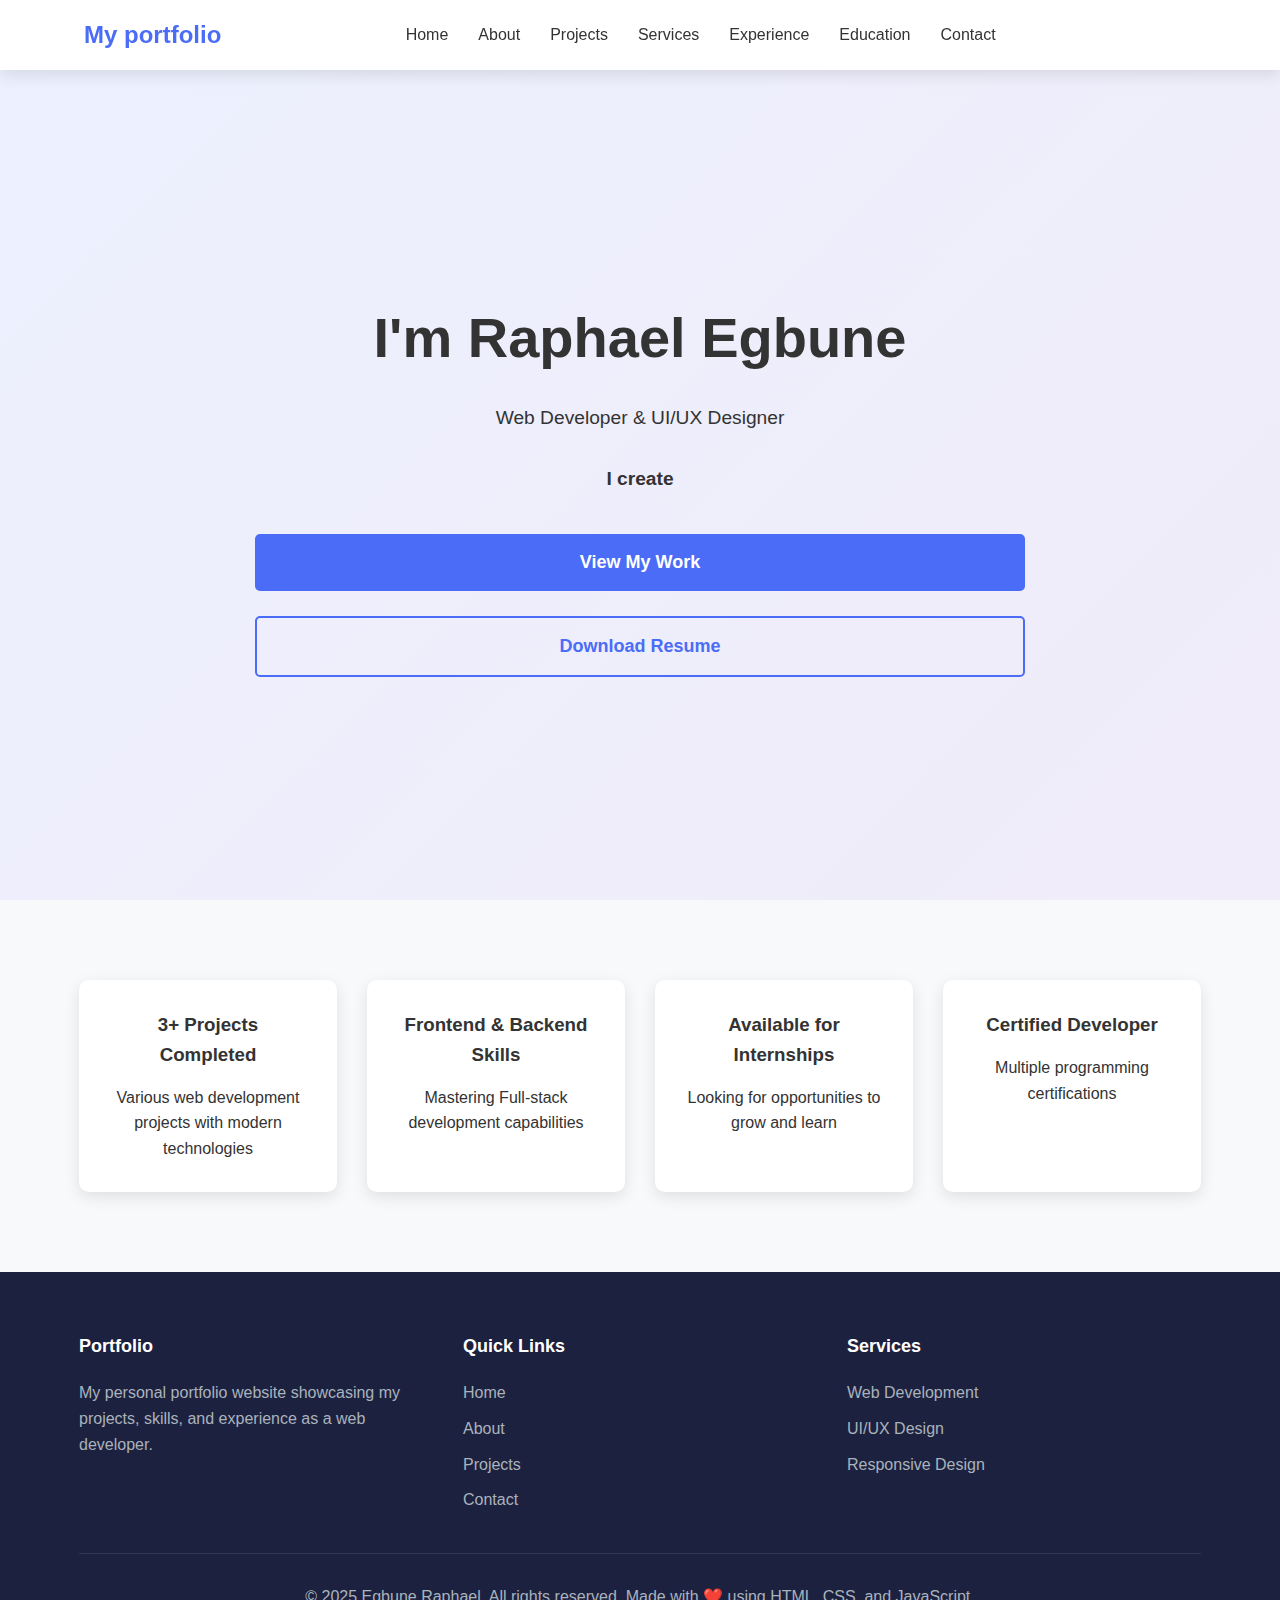
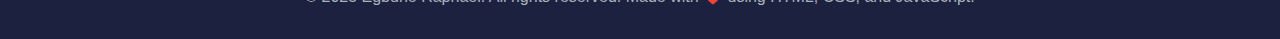
<file: index.html>
<!DOCTYPE html>
<html lang="en">
<head>
    <meta charset="UTF-8">
    <meta name="viewport" content="width=device-width, initial-scale=1.0">
    <title>Raphael Portfolio | Web Developer & Designer</title>
    <link rel="stylesheet" href="style.css">
</head>
<body>
    <!-- Header Section -->
    <header>
        <div class="container nav-container">
            <a href="#" class="logo">My portfolio</a>
            
            <ul class="nav-menu">
                <li><a href="index.html">Home</a></li>
                <li><a href="about.html">About</a></li>
                <li><a href="projects.html">Projects</a></li>
                <li><a href="services.html">Services</a></li>
                <li><a href="experience.html">Experience</a></li>
                <li><a href="education.html">Education</a></li>
                <li><a href="contact.html">Contact</a></li>
            </ul>
            
            <div class="nav-actions">
                <button class="theme-toggle" id="themeToggle">
                    <i class="fas fa-moon"></i>
                </button>
                
                <div class="hamburger">
                    <span></span>
                    <span></span>
                    <span></span>
                </div>
            </div>
        </div>
    </header>

    <!-- Hero Section -->
    <section class="hero" id="home">
        <div class="container hero-content">
            <h1>I'm Raphael Egbune</h1>
            <p>Web Developer & UI/UX Designer</p>
            <p class="typing-text">I create <span id="typing"></span></p>
            <div class="hero-btns">
                <a href="projects.html" class="btn">View My Work</a>
                <a href="images/Egbune Raphael E CV.pdf" class="btn btn-outline">Download Resume</a>
            </div>
        </div>
    </section>

    <!-- Highlights Section -->
    <section class="section highlights">
        <div class="container">
            <div class="highlights-grid">
                <div class="highlight-card">
                    <i class="fas fa-project-diagram"></i>
                    <h3>3+ Projects Completed</h3>
                    <p>Various web development projects with modern technologies</p>
                </div>
                
                <div class="highlight-card">
                    <i class="fas fa-code"></i>
                    <h3>Frontend & Backend Skills</h3>
                    <p> Mastering Full-stack development capabilities</p>
                </div>
                
                <div class="highlight-card">
                    <i class="fas fa-graduation-cap"></i>
                    <h3>Available for Internships</h3>
                    <p>Looking for opportunities to grow and learn</p>
                </div>
                
                <div class="highlight-card">
                    <i class="fas fa-award"></i>
                    <h3>Certified Developer</h3>
                    <p>Multiple programming certifications</p>
                </div>
            </div>
        </div>
    </section>
                                                                
    <!-- Footer -->
    <footer>
        <div class="container">
            <div class="footer-grid">
                <div class="footer-col">
                    <h4>Portfolio</h4>
                    <p>My personal portfolio website showcasing my projects, skills, and experience as a web developer.</p>
                </div>
                
                <div class="footer-col">
                    <h4>Quick Links</h4>
                    <ul>
                        <li><a href="index.html">Home</a></li>
                        <li><a href="about.html">About</a></li>
                        <li><a href="projects.html">Projects</a></li>
                        <li><a href="contact.html">Contact</a></li>
                    </ul>
                </div>
                
                <div class="footer-col">
                    <h4>Services</h4>
                    <ul>
                        <li><a href="services.html">Web Development</a></li>
                        <li><a href="services.html">UI/UX Design</a></li>
                        <li><a href="services.html">Responsive Design</a></li>
                    </ul>
                </div>
            </div>
            
            <div class="copyright">
                <p>&copy; 2025 Egbune Raphael. All rights reserved. Made with ❤️ using HTML, CSS, and JavaScript.</p>
            </div>
        </div>
    </footer>

    <script scr="scripts.js"></script>
</body>
</html>
</file>
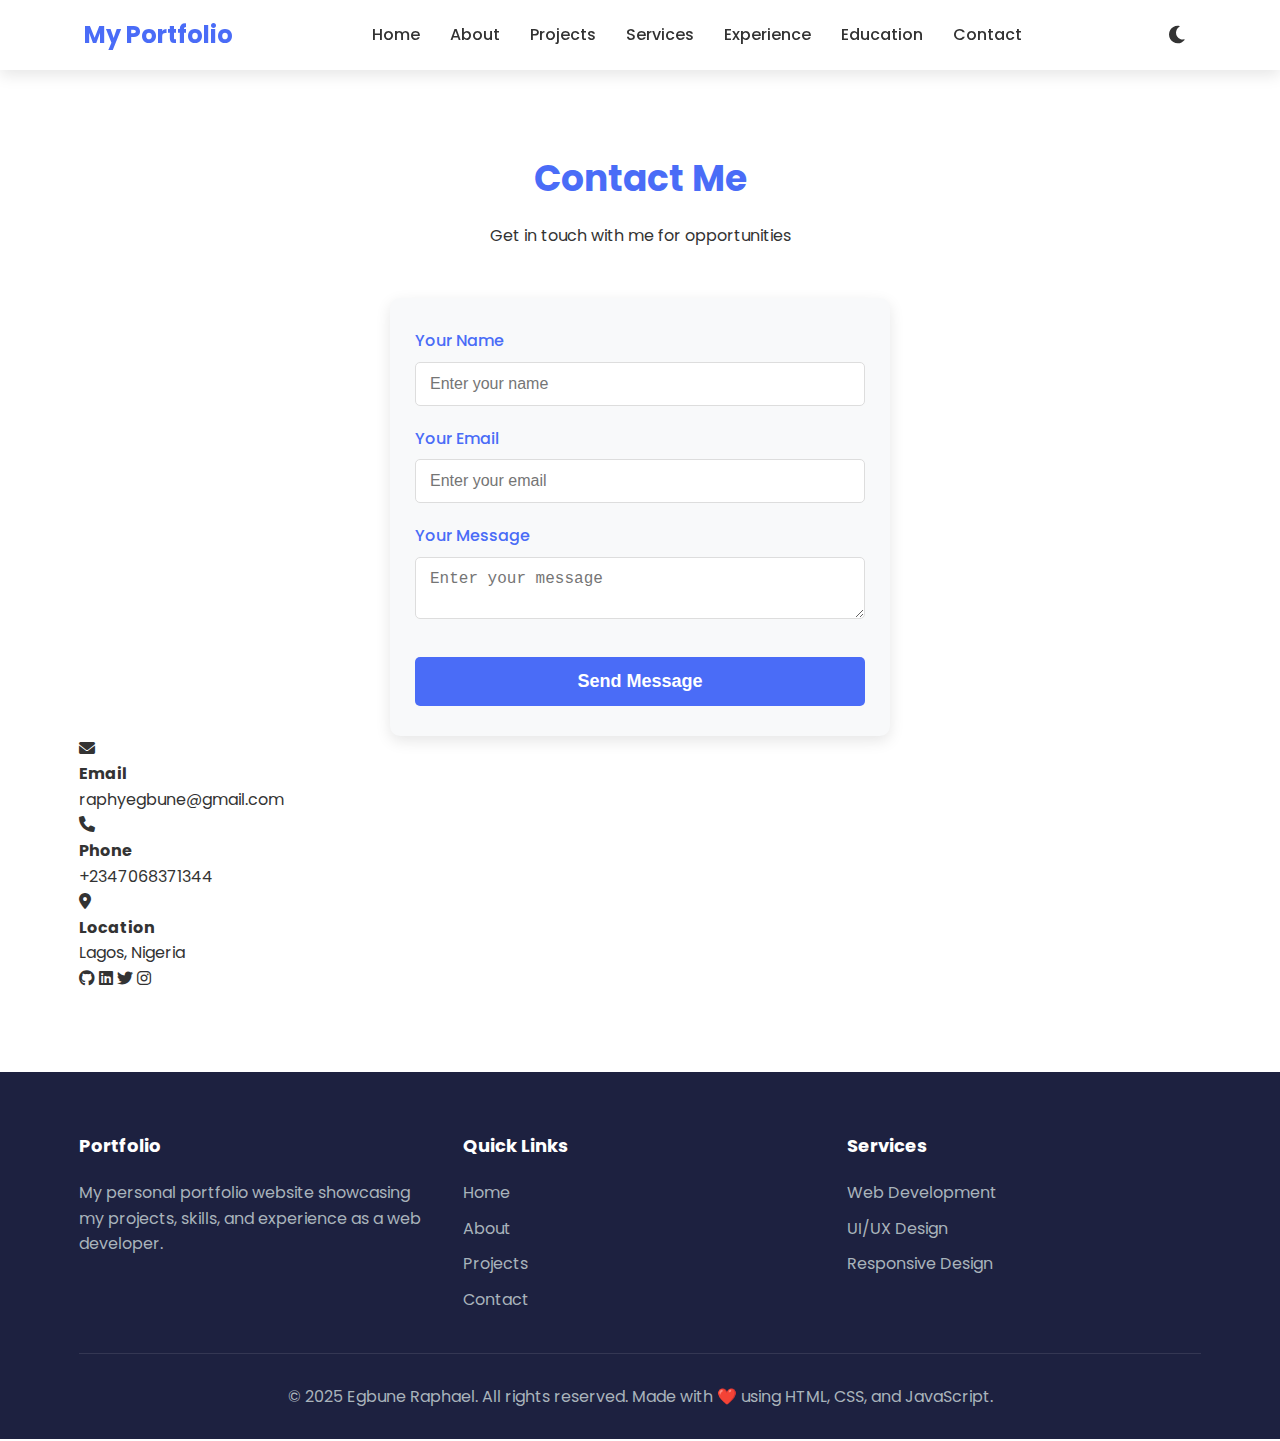
<file: contact.html>
<!DOCTYPE html>
<html lang="en">
<head>
 <meta charset="UTF-8">
 <meta name="viewport" content="width=device-width, initial-scale=1.0">
  <title>Raphael Portfolio | Web Developer & Designer</title>
  <link rel="preconnect" href="https://fonts.googleapis.com">
  <link rel="preconnect" href="https://fonts.gstatic.com" crossorigin>
  <link href="https://fonts.googleapis.com/css2?family=Poppins:wght@300;400;500;600;700&display=swap" rel="stylesheet">
  <link rel="stylesheet" href="https://cdnjs.cloudflare.com/ajax/libs/font-awesome/6.0.0/css/all.min.css">
  <link rel="stylesheet" href="style.css"> <!-- your own CSS -->
</head>  
<body>
    <!-- Header Section -->
    <header>
        <div class="container nav-container">
            <a href="index.html" class="logo">My Portfolio</a>
            
            <ul class="nav-menu">
                <li><a href="index.html">Home</a></li>
                <li><a href="about.html">About</a></li>
                <li><a href="projects.html">Projects</a></li>
                <li><a href="services.html">Services</a></li>
                <li><a href="experience.html">Experience</a></li>
                <li><a href="education.html">Education</a></li>
                <li><a href="contact.html">Contact</a></li>
            </ul>
             <div class="nav-actions">
                <button class="theme-toggle" id="themeToggle">
                    <i class="fas fa-moon"></i>
                </button>
                
                <div class="hamburger">
                    <span></span>
                    <span></span>
                    <span></span>
    <script src="script.js"></script>
            </div>
        </div>
    </header>        
    <!-- Hero Section -->
      
<!-- Contact Section -->
    <section class="section contact" id="contact">
        <div class="container">
            <div class="section-title">
                <h2>Contact Me</h2>
                <p>Get in touch with me for opportunities</p>
            </div>
            
            <div class="contact-grid">
                <div class="contact-form">
                    <form id="contactForm"action="https://formspree.io/f/mjkoovlj" method="POST">
                        <div class="form-group">
                            <label for="name">Your Name</label>
                            <input type="text" id="name" name="name" class="form-control" placeholder="Enter your name" required>
                        </div>
                          <div class="form-group">
                            <label for="email">Your Email</label>
                            <input type="email" id="email" name="email" class="form-control" placeholder="Enter your email" required>
                        </div>
                        <div class="form-group">
                            <label for="message">Your Message</label>
                            <textarea id="message" name="message" class="form-control" placeholder="Enter your message" required></textarea>
                        </div> 
                        <button type="submit" class="btn">Send Message</button>
                    </form>
                </div>
                
                <div class="contact-info">
                    <div class="contact-detail">
                        <i class="fas fa-envelope"></i>
                        <div>
                            <h4>Email</h4>
                            <p>raphyegbune@gmail.com</p>
                        </div>
                    </div>
                <div class="contact-detail">
                        <i class="fas fa-phone"></i>
                        <div>
                            <h4>Phone</h4>
                            <p>+2347068371344</p>
                        </div>
                    </div>
                    
                    <div class="contact-detail">
                        <i class="fas fa-map-marker-alt"></i>
                        <div>
                            <h4>Location</h4>
                            <p>Lagos, Nigeria</p>
                        </div>
                    </div>
                    
                    <div class="social-links">
                        <a href="https://github.com/raphy100"><i class="fab fa-github"></i></a>
                        <a href="linkedin.com/in/raphael-egbune-b90270b1"><i class="fab fa-linkedin"></i></a>
                        <a href="https://x.com/RaphaelEgbune"><i class="fab fa-twitter"></i></a>
                        <a href="#"><i class="fab fa-instagram"></i></a>
                    </div>
                </div>
            </div>
        </div>
    </section>
      <!-- Footer -->
    <footer>
        <div class="container">
            <div class="footer-grid">
                <div class="footer-col">
                    <h4>Portfolio</h4>
                    <p>My personal portfolio website showcasing my projects, skills, and experience as a web developer.</p>
                </div>
                
                <div class="footer-col">
                    <h4>Quick Links</h4>
                    <ul>
                        <li><a href="index.html">Home</a></li>
                        <li><a href="about.html">About</a></li>
                        <li><a href="projects.html">Projects</a></li>
                        <li><a href="contact.html">Contact</a></li>
                    </ul>
                </div>
                
                <div class="footer-col">
                    <h4>Services</h4>
                    <ul>
                        <li><a href="services.html">Web Development</a></li>
                        <li><a href="services.html">UI/UX Design</a></li>
                        <li><a href="services.html">Responsive Design</a></li>
                    </ul>
                </div>
            </div>
             <div class="copyright">
                <p>&copy; 2025 Egbune Raphael. All rights reserved. Made with ❤️ using HTML, CSS, and JavaScript.</p>
            </div>
        </div>
    </footer>

    <script scr="scripts.js"></script>
</body>
</html>
</file>
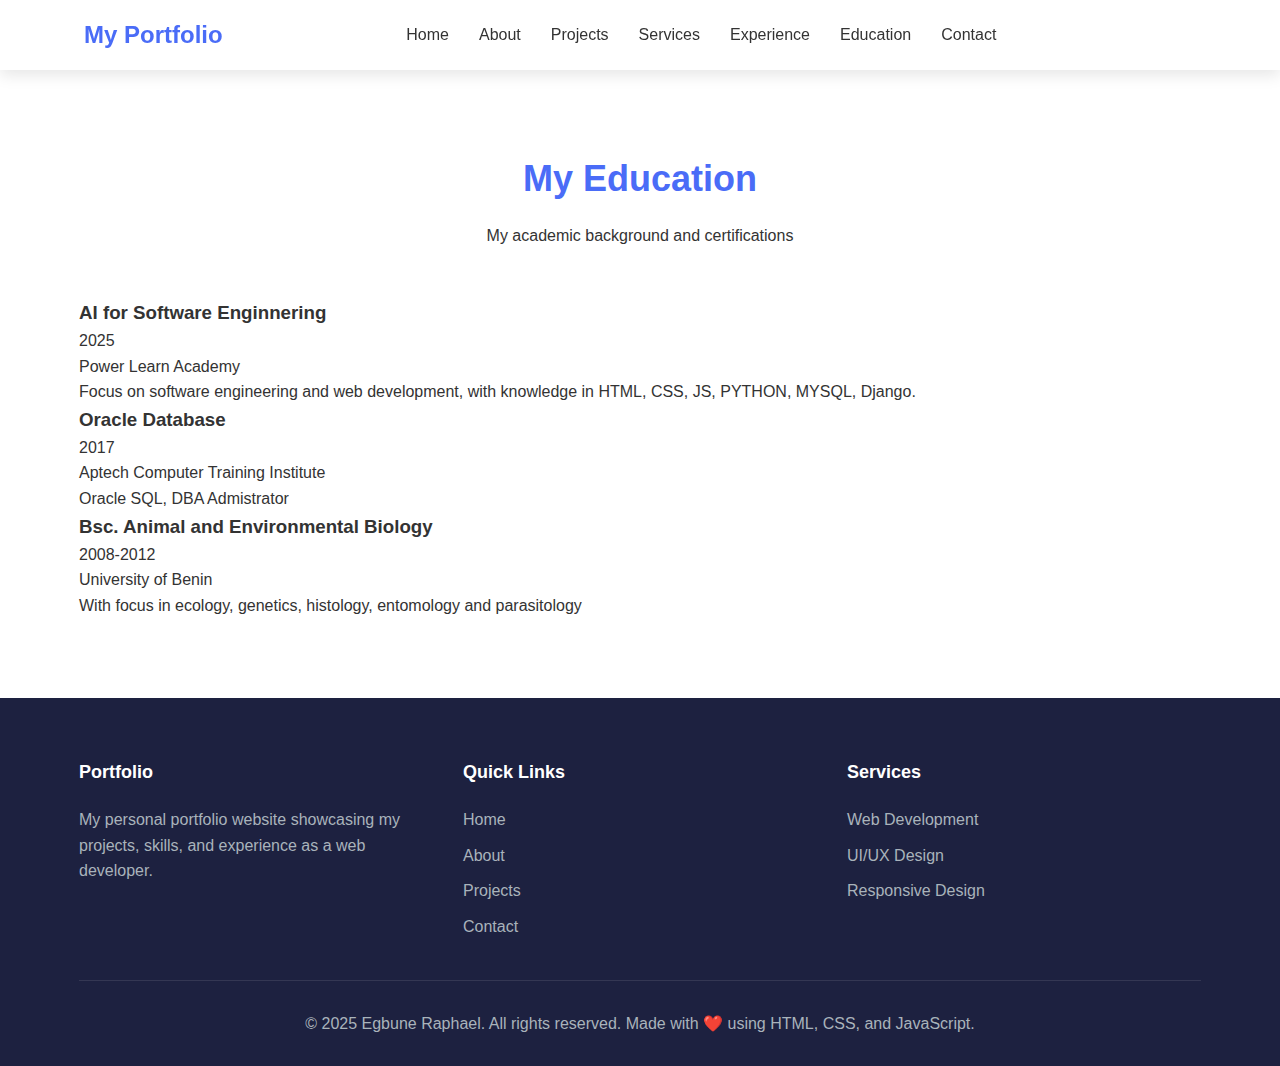
<file: education.html>
<!DOCTYPE html>
<html lang="en">
<head>
    <meta charset="UTF-8">
    <meta name="viewport" content="width=device-width, initial-scale=1.0">
    <title>Raphael Portfolio | Web Developer & Designer</title>
    <link rel="stylesheet" href="style.css">
</head>
<body>
    <!-- Header Section -->
    <header>
        <div class="container nav-container">
            <a href="#" class="logo">My Portfolio</a>
            
            <ul class="nav-menu">
                <li><a href="index.html">Home</a></li>
                <li><a href="about.html">About</a></li>
                <li><a href="projects.html">Projects</a></li>
                <li><a href="services.html">Services</a></li>
                <li><a href="experience.html">Experience</a></li>
                <li><a href="education.html">Education</a></li>
                <li><a href="contact.html">Contact</a></li>
            </ul>
  <div class="nav-actions">
                <button class="theme-toggle" id="themeToggle">
                    <i class="fas fa-moon"></i>
                </button>
                
                <div class="hamburger">
                    <span></span>
                    <span></span>
                    <span></span>
                </div>
            </div>
        </div>
    </header>
 
 
 <!-- Education Section -->
    <section class="section education" id="education">
        <div class="container">
            <div class="section-title">
                <h2>My Education</h2>
                <p>My academic background and certifications</p>
            </div>
            
            <div class="education-grid">
                <div class="education-card">
                    <h3>AI for Software Enginnering</h3>
                    <span class="date">2025</span>
                    <p>Power Learn Academy</p>
                    <p>Focus on software engineering and web development, with knowledge in HTML, CSS, JS, PYTHON, MYSQL, Django.</p>
                </div>
                
                <div class="education-card">
                    <h3>Oracle Database</h3>
                    <span class="date">2017</span>
                    <p>Aptech Computer Training Institute</p>
                    <p>Oracle SQL, DBA Admistrator</p>
                </div>
                
                <div class="education-card">
                    <h3>Bsc. Animal and Environmental Biology</h3>
                    <span class="date">2008-2012</span>
                    <p>University of Benin</p>
                    <p>With focus in  ecology, genetics, histology, entomology and parasitology</p>
                </div> 
            </div>
        </div>
    </section> 
     <!-- Footer -->
    <footer>
        <div class="container">
            <div class="footer-grid">
                <div class="footer-col">
                    <h4>Portfolio</h4>
                    <p>My personal portfolio website showcasing my projects, skills, and experience as a web developer.</p>
                </div>
                
                <div class="footer-col">
                    <h4>Quick Links</h4>
                    <ul>
                        <li><a href="index.html">Home</a></li>
                        <li><a href="about.html">About</a></li>
                        <li><a href="projects.html">Projects</a></li>
                        <li><a href="contact.html">Contact</a></li>
                    </ul>
                </div>
                <div class="footer-col">
                    <h4>Services</h4>
                    <ul>
                        <li><a href="services.html">Web Development</a></li>
                        <li><a href="services.html">UI/UX Design</a></li>
                        <li><a href="services.html">Responsive Design</a></li>
                    </ul>
                </div>
            </div>
            
            <div class="copyright">
                <p>&copy; 2025 Egbune Raphael. All rights reserved. Made with ❤️ using HTML, CSS, and JavaScript.</p>
            </div>
        </div>
    </footer>

    <script scr="scripts.js"></script>
</body>
</html>
</file>
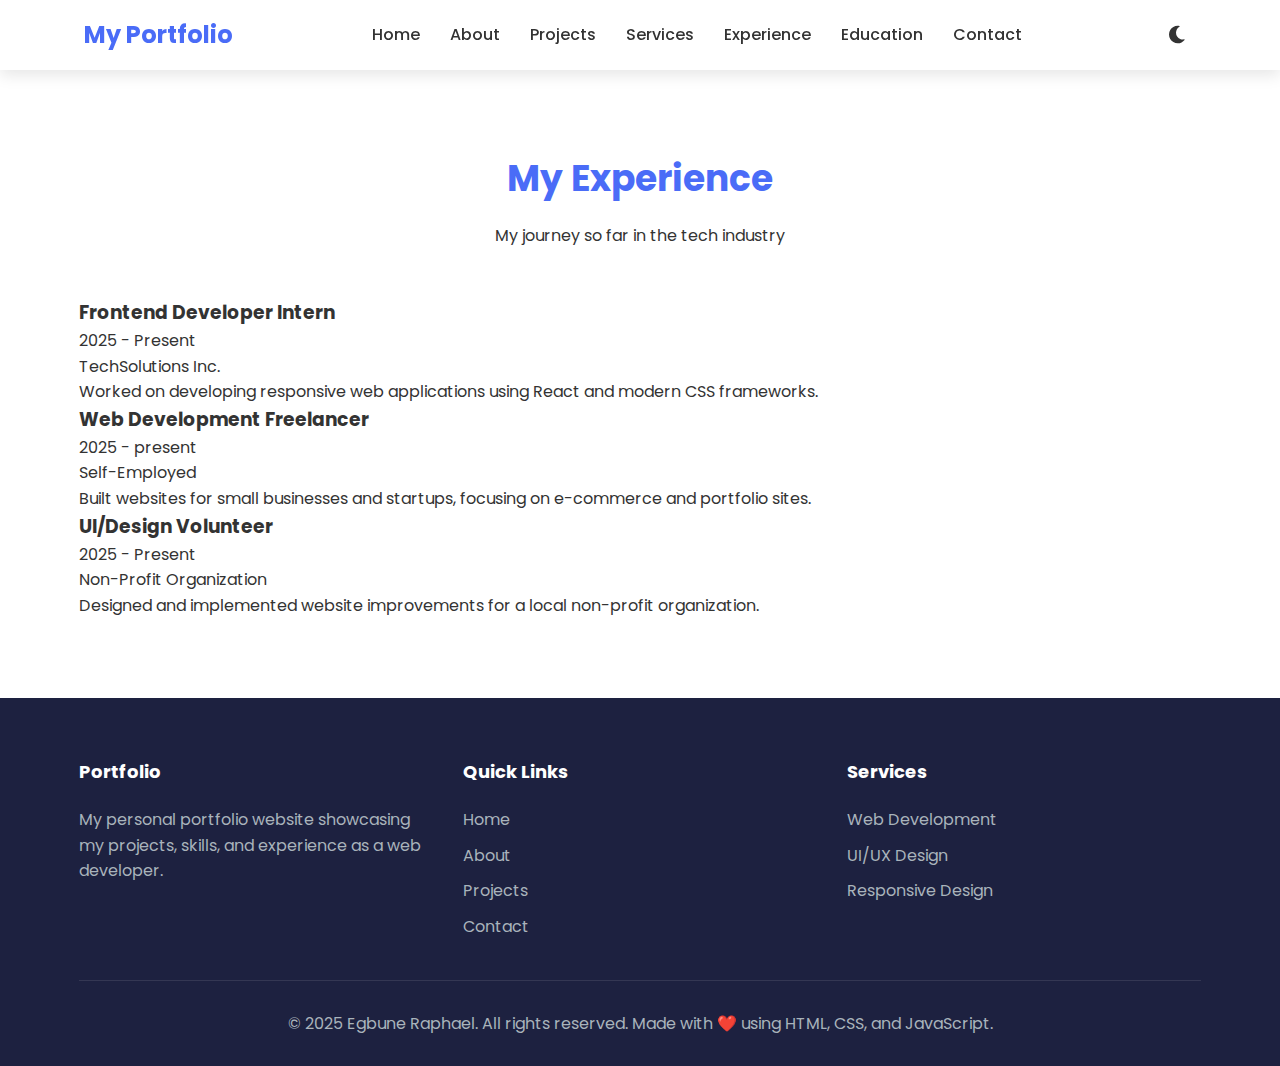
<file: experience.html>
<!DOCTYPE html>
<html lang="en">
<head>
 <meta charset="UTF-8">
 <meta name="viewport" content="width=device-width, initial-scale=1.0">
  <title>Raphael Portfolio | Web Developer & Designer</title>
  <link rel="preconnect" href="https://fonts.googleapis.com">
  <link rel="preconnect" href="https://fonts.gstatic.com" crossorigin>
  <link href="https://fonts.googleapis.com/css2?family=Poppins:wght@300;400;500;600;700&display=swap" rel="stylesheet">
  <link rel="stylesheet" href="https://cdnjs.cloudflare.com/ajax/libs/font-awesome/6.0.0/css/all.min.css">
  <link rel="stylesheet" href="style.css"> <!-- your own CSS -->
</head>  
<body>
    <!-- Header Section -->
    <header>
        <div class="container nav-container">
            <a href="index.html" class="logo">My Portfolio</a>
            
            <ul class="nav-menu">
                <li><a href="index.html">Home</a></li>
                <li><a href="about.html">About</a></li>
                <li><a href="projects.html">Projects</a></li>
                <li><a href="services.html">Services</a></li>
                <li><a href="experience.html">Experience</a></li>
                <li><a href="education.html">Education</a></li>
                <li><a href="contact.html">Contact</a></li>
            </ul>
           <div class="nav-actions">
                <button class="theme-toggle" id="themeToggle">
                    <i class="fas fa-moon"></i>
                </button>
                
                <div class="hamburger">
                    <span></span>
                    <span></span>
                    <span></span>
                </div>
            </div>
        </div>
    </header>      
    <!-- Hero Section -->
   
 <!-- Experience Section -->
    <section class="section experience" id="experience">
        <div class="container">
            <div class="section-title">
                <h2>My Experience</h2>
                <p>My journey so far in the tech industry</p>
            </div>
            
            <div class="timeline">
                <div class="timeline-item">
                    <div class="timeline-content">
                        <h3>Frontend Developer Intern</h3>
                        <span class="timeline-date">2025 - Present</span>
                        <p>TechSolutions Inc.</p>
                        <p>Worked on developing responsive web applications using React and modern CSS frameworks.</p>
                    </div>
                </div>
                
                <div class="timeline-item">
                    <div class="timeline-content">
                        <h3>Web Development Freelancer</h3>
                        <span class="timeline-date">2025 - present</span>
                        <p>Self-Employed</p>
                        <p>Built websites for small businesses and startups, focusing on e-commerce and portfolio sites.</p>
                    </div>
                </div>
               
                <div class="timeline-item">
                    <div class="timeline-content">
                        <h3>UI/Design Volunteer</h3>
                        <span class="timeline-date">2025 - Present</span>
                        <p>Non-Profit Organization</p>
                        <p>Designed and implemented website improvements for a local non-profit organization.</p>
                    </div>
                </div>
            </div>
        </div>
    </section>
     <!-- Footer -->
    <footer>
        <div class="container">
            <div class="footer-grid">
                <div class="footer-col">
                    <h4>Portfolio</h4>
                    <p>My personal portfolio website showcasing my projects, skills, and experience as a web developer.</p>
                </div>
                
                <div class="footer-col">
                    <h4>Quick Links</h4>
                    <ul>
                        <li><a href="index.html">Home</a></li>
                        <li><a href="about.html">About</a></li>
                        <li><a href="projects.html">Projects</a></li>
                        <li><a href="contact.html">Contact</a></li>
                    </ul>
                </div>
                
                <div class="footer-col">
                    <h4>Services</h4>
                    <ul>
                        <li><a href="services.html">Web Development</a></li>
                        <li><a href="services.html">UI/UX Design</a></li>
                        <li><a href="services.html">Responsive Design</a></li>
                    </ul>
                </div>
            </div>
            <div class="copyright">
                <p>&copy; 2025 Egbune Raphael. All rights reserved. Made with ❤️ using HTML, CSS, and JavaScript.</p>
            </div>
        </div>
    </footer>
    <script src="script.js"></script>
</body>
</html>
</file>
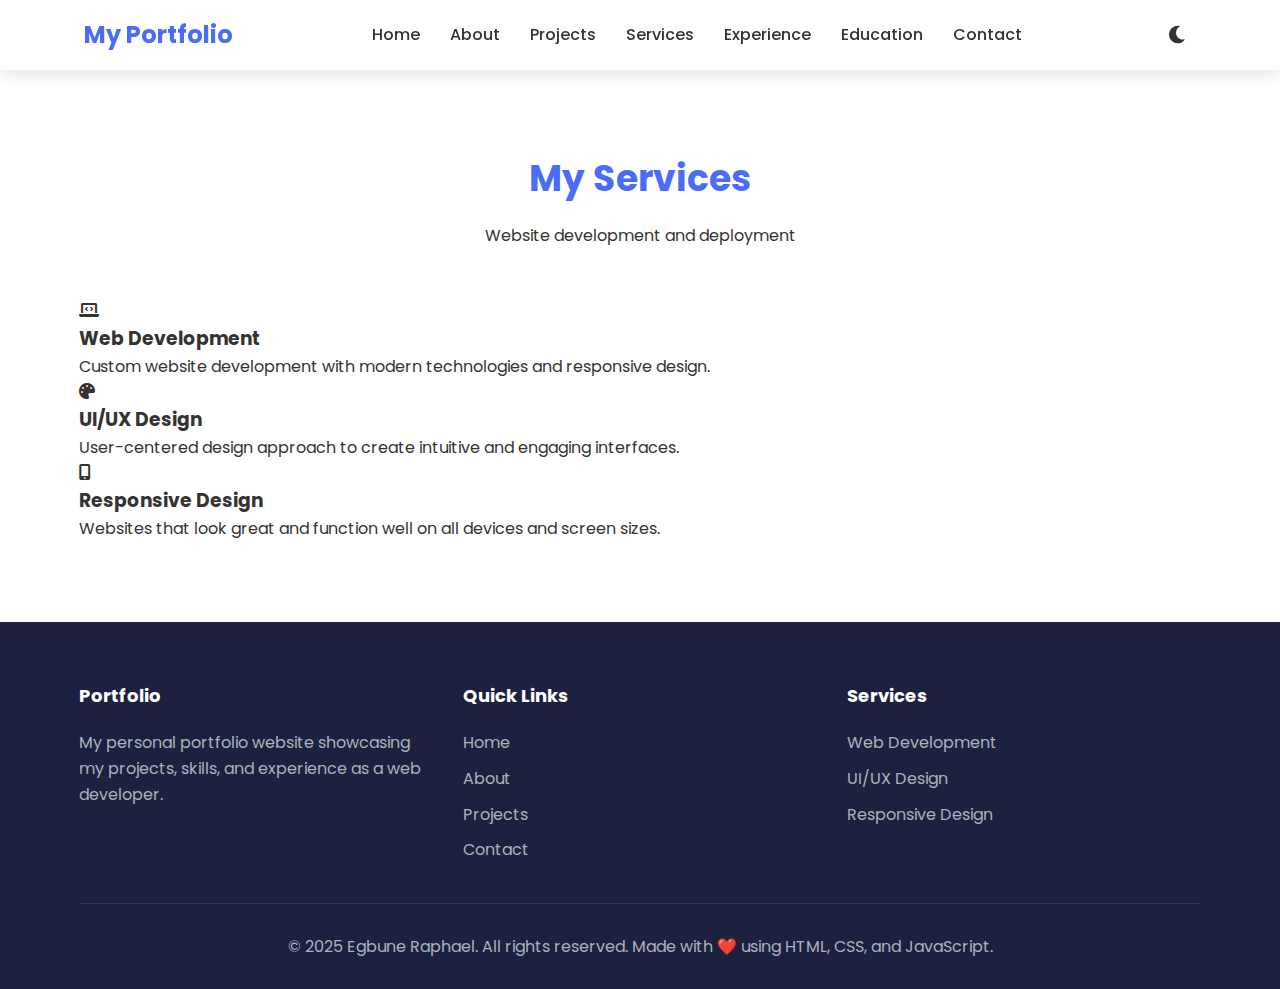
<file: services.html>
<!DOCTYPE html>
<html lang="en">
<head>
 <meta charset="UTF-8">
 <meta name="viewport" content="width=device-width, initial-scale=1.0">
  <title>Raphael Portfolio | Web Developer & Designer</title>
  <link rel="preconnect" href="https://fonts.googleapis.com">
  <link rel="preconnect" href="https://fonts.gstatic.com" crossorigin>
  <link href="https://fonts.googleapis.com/css2?family=Poppins:wght@300;400;500;600;700&display=swap" rel="stylesheet">
  <link rel="stylesheet" href="https://cdnjs.cloudflare.com/ajax/libs/font-awesome/6.0.0/css/all.min.css">
  <link rel="stylesheet" href="style.css"> <!-- your own CSS -->
</head>  
<body>
    <!-- Header Section -->
    <header>
        <div class="container nav-container">
            <a href="index.html" class="logo">My Portfolio</a>
            
            <ul class="nav-menu">
                <li><a href="index.html">Home</a></li>
                <li><a href="about.html">About</a></li>
                <li><a href="projects.html">Projects</a></li>
                <li><a href="services.html">Services</a></li>
                <li><a href="experience.html">Experience</a></li>
                <li><a href="education.html">Education</a></li>
                <li><a href="contact.html">Contact</a></li>
            </ul>
            <div class="nav-actions">
                <button class="theme-toggle" id="themeToggle">
                    <i class="fas fa-moon"></i>
                </button>
                
                <div class="hamburger">
                    <span></span>
                    <span></span>
                    <span></span>
                </div>
            </div>
        </div>
    </header> 
           
    <!-- Hero Section -->
<!-- Services Section -->
    <section class="section services" id="services">
        <div class="container">
            <div class="section-title">
                <h2>My Services</h2>
                <p>Website development and deployment </p>
            </div>
            
            <div class="services-grid">
                <div class="service-card">
                    <i class="fas fa-laptop-code"></i>
                    <h3>Web Development</h3>
                    <p>Custom website development with modern technologies and responsive design.</p>
                </div>
                
                <div class="service-card">
                    <i class="fas fa-palette"></i>
                    <h3>UI/UX Design</h3>
                    <p>User-centered design approach to create intuitive and engaging interfaces.</p>
                </div>
                
                <div class="service-card">
                    <i class="fas fa-mobile-alt"></i>
                    <h3>Responsive Design</h3>
                    <p>Websites that look great and function well on all devices and screen sizes.</p>
                </div>
            </div>
        </div>
    </section>
     <!-- Footer -->
    <footer>
        <div class="container">
            <div class="footer-grid">
                <div class="footer-col">
                    <h4>Portfolio</h4>
                    <p>My personal portfolio website showcasing my projects, skills, and experience as a web developer.</p>
                </div>
                
                <div class="footer-col">
                    <h4>Quick Links</h4>
                    <ul>
                        <li><a href="index.html">Home</a></li>
                        <li><a href="about.html">About</a></li>
                        <li><a href="projects.html">Projects</a></li>
                        <li><a href="contact.html">Contact</a></li>
                    </ul>
                </div>
                
                <div class="footer-col">
                    <h4>Services</h4>
                    <ul>
                        <li><a href="services.html">Web Development</a></li>
                        <li><a href="services.html">UI/UX Design</a></li>
                        <li><a href="services.html">Responsive Design</a></li>
                    </ul>
                </div>
            </div>
             <div class="copyright">
                <p>&copy; 2025 Egbune Raphael. All rights reserved. Made with ❤️ using HTML, CSS, and JavaScript.</p>
            </div>
        </div>
    </footer>
        <script src="script.js"></script>
</body>
</html>
</file>
<file: style.css>
:root {
            --primary-color: #4a6cf7;
            --secondary-color: #6f42c1;
            --text-color: #333;
            --bg-color: #fff;
            --card-bg: #f8f9fa;
            --header-bg: rgba(255, 255, 255, 0.95);
            --footer-bg: #1d2140;
            --footer-text: #a9b3bb;
            --shadow: 0 5px 15px rgba(0, 0, 0, 0.1);
            --transition: all 0.3s ease;
        }

        .dark-mode {
            --primary-color: #6b8aff;
            --secondary-color: #9370db;
            --text-color: #e6e6e6;
            --bg-color: #121212;
            --card-bg: #1e1e1e;
            --header-bg: rgba(18, 18, 18, 0.95);
            --shadow: 0 5px 15px rgba(0, 0, 0, 0.4);
        }

        /* Base Styles */
        * {
            margin: 0;
            padding: 0;
            box-sizing: border-box;
        }

        html {
            scroll-behavior: smooth;
        }

        body {
            font-family: 'Poppins', sans-serif;
            line-height: 1.6;
            color: var(--text-color);
            background-color: var(--bg-color);
            transition: var(--transition);
        }

        a {
            text-decoration: none;
            color: inherit;
        }

        ul {
            list-style: none;
        }

        img {
            max-width: 100%;
        }

        .container {
            width: 90%;
            max-width: 1200px;
            margin: 0 auto;
            padding: 0 15px;
        }

        .btn {
            display: inline-block;
            padding: 12px 30px;
            background: var(--primary-color);
            color: white;
            border-radius: 5px;
            font-weight: 600;
            transition: var(--transition);
            border: none;
            cursor: pointer;
        }

        .btn:hover {
            background: var(--secondary-color);
            transform: translateY(-3px);
        }

        .btn-outline {
            background: transparent;
            border: 2px solid var(--primary-color);
            color: var(--primary-color);
        }

        .btn-outline:hover {
            background: var(--primary-color);
            color: white;
        }

        .section {
            padding: 80px 0;
        }

        .section-title {
            text-align: center;
            margin-bottom: 50px;
        }

        .section-title h2 {
            font-size: 36px;
            margin-bottom: 15px;
            color: var(--primary-color);
        }

        .section-title p {
            color: var(--text-color);
            max-width: 600px;
            margin: 0 auto;
        }

        /* Header Styles - FIXED VERSION */
        header {
            position: fixed;
            top: 0;
            left: 0;
            width: 100%;
            z-index: 1000;
            background: var(--header-bg);
            backdrop-filter: blur(10px);
            box-shadow: var(--shadow);
            transition: var(--transition);
        }

        .nav-container {
            display: flex;
            justify-content: space-between;
            align-items: center;
            padding: 15px 20px;
            min-height: 70px;
        }

        .logo {
            font-size: 24px;
            font-weight: 700;
            color: var(--primary-color);
        }

        .nav-menu {
            display: flex;
            gap: 30px;
        }

        .nav-menu li a {
            font-weight: 500;
            transition: var(--transition);
            color: var(--text-color);
        }

        .nav-menu li a:hover {
            color: var(--primary-color);
        }

        .nav-actions {
            display: flex;
            align-items: center;
            gap: 15px;
        }

        .theme-toggle {
            background: none;
            border: none;
            cursor: pointer;
            font-size: 20px;
            color: var(--text-color);
            padding: 8px;
            border-radius: 50%;
            transition: var(--transition);
        }

        .theme-toggle:hover {
            background: var(--card-bg);
        }

        /* Hamburger Menu */
        .hamburger {
            display: none;
            flex-direction: column;
            cursor: pointer;
            gap: 4px;
            padding: 5px;
        }

        .hamburger span {
            width: 25px;
            height: 3px;
            background: var(--text-color);
            border-radius: 2px;
            transition: 0.3s ease-in-out;
        }

        .hamburger.active span:nth-child(1) {
            transform: rotate(45deg) translate(5px, 5px);
        }

        .hamburger.active span:nth-child(2) {
            opacity: 0;
        }

        .hamburger.active span:nth-child(3) {
            transform: rotate(-45deg) translate(5px, -5px);
        }

        /* Body padding to account for fixed header */
        body {
            padding-top: 70px;
        }

        /* Hero Section */
        .hero {
            min-height: calc(100vh - 70px);
            display: flex;
            align-items: center;
            background: linear-gradient(135deg, rgba(74, 108, 247, 0.1) 0%, rgba(111, 66, 193, 0.1) 100%);
        }

        .hero-content {
            text-align: center;
            max-width: 800px;
            margin: 0 auto;
        }

        .hero h1 {
            font-size: 3.5rem;
            margin-bottom: 20px;
            color: var(--text-color);
        }

        .hero p {
            font-size: 1.2rem;
            margin-bottom: 30px;
            color: var(--text-color);
        }

        .typing-text {
            color: var(--primary-color);
            font-weight: 600;
            min-height: 1.5em;
        }

        .hero-btns {
            display: flex;
            justify-content: center;
            gap: 15px;
            margin-top: 30px;
            flex-wrap: wrap;
        }

        /* Highlights Section */
        .highlights {
            background: var(--card-bg);
        }

        .highlights-grid {
            display: grid;
            grid-template-columns: repeat(auto-fit, minmax(250px, 1fr));
            gap: 30px;
        }

        .highlight-card {
            background: var(--bg-color);
            padding: 30px;
            border-radius: 10px;
            text-align: center;
            box-shadow: var(--shadow);
            transition: var(--transition);
        }

        .highlight-card:hover {
            transform: translateY(-10px);
        }

        .highlight-card i {
            font-size: 40px;
            color: var(--primary-color);
            margin-bottom: 20px;
        }

        .highlight-card h3 {
            margin-bottom: 15px;
        }

        /* Footer */
        footer {
            background: var(--footer-bg);
            color: var(--footer-text);
            padding: 60px 0 30px;
        }

        .footer-grid {
            display: grid;
            grid-template-columns: repeat(auto-fit, minmax(200px, 1fr));
            gap: 30px;
            margin-bottom: 30px;
        }

        .footer-col h4 {
            color: white;
            margin-bottom: 20px;
            font-size: 18px;
        }

        .footer-col ul li {
            margin-bottom: 10px;
        }

        .footer-col ul li a:hover {
            color: white;
        }

        .copyright {
            text-align: center;
            padding-top: 30px;
            border-top: 1px solid rgba(255, 255, 255, 0.1);
        }

        /* Contact Form Styles */
        .contact-form {
            background: var(--card-bg);
            padding: 30px 25px;
            border-radius: 10px;
            box-shadow: var(--shadow);
            max-width: 500px;
            margin: 0 auto;
        }

        .form-group {
            margin-bottom: 20px;
        }

        .form-group label {
            display: block;
            margin-bottom: 8px;
            font-weight: 500;
            color: var(--primary-color);
        }

        .form-control {
            width: 100%;
            padding: 12px 14px;
            border: 1px solid #ddd;
            border-radius: 5px;
            font-size: 16px;
            background: #fff;
            color: var(--text-color);
            transition: border-color 0.2s;
        }

        .form-control:focus {
            border-color: var(--primary-color);
            outline: none;
        }

        .btn {
            width: 100%;
            padding: 14px;
            font-size: 18px;
            border-radius: 5px;
            margin-top: 10px;
        }

        @media (max-width: 768px) {
            /* Adjust body padding for mobile header height */
            body {
                padding-top: 70px;
            }

            /* Mobile Navigation */
            .nav-menu {
                position: fixed;
                top: 70px;
                right: -100%;
                flex-direction: column;
                background: var(--bg-color);
                width: 250px;
                height: calc(100vh - 70px);
                justify-content: flex-start;
                padding-top: 50px;
                gap: 20px;
                box-shadow: var(--shadow);
                transition: right 0.3s ease-in-out;
                z-index: 999;
                border-left: 1px solid var(--card-bg);
            }

            .nav-menu.show {
                right: 0;
            }

            .nav-menu li {
                padding: 0 30px;
                width: 100%;
            }

            .nav-menu li a {
                display: block;
                padding: 15px 0;
                border-bottom: 1px solid var(--card-bg);
                font-size: 18px;
            }

            /* Show hamburger on mobile */
            .hamburger {
                display: flex;
            }

            /* Hero adjustments */
            .hero {
                min-height: calc(100vh - 70px);
                padding: 40px 0;
            }

            .hero h1 {
                font-size: 2.5rem;
            }

            .hero-btns {
                flex-direction: column;
                align-items: center;
            }

            /* Highlights grid adjustment */
            .highlights-grid {
                grid-template-columns: 1fr;
                gap: 20px;
            }

            /* Footer adjustments */
            .footer-grid {
                grid-template-columns: 1fr;
                text-align: center;
            }
        }

        @media (max-width: 480px) {
            .container {
                width: 95%;
                padding: 0 10px;
            }

            .nav-menu {
                width: 100%;
            }

            .hero h1 {
                font-size: 2rem;
            }

            .hero p {
                font-size: 1rem;
            }

            .highlight-card {
                padding: 20px;
            }

            .contact-form {
                padding: 15px 5px;
            }
        }

        .about-img img {
            width: 180px;
            height: 180px;
            object-fit: cover;
            border-radius: 50%;
            border: 4px solid var(--primary-color);
            box-shadow: var(--shadow);
            display: block;
            margin: 0 auto;
        }
</file>
